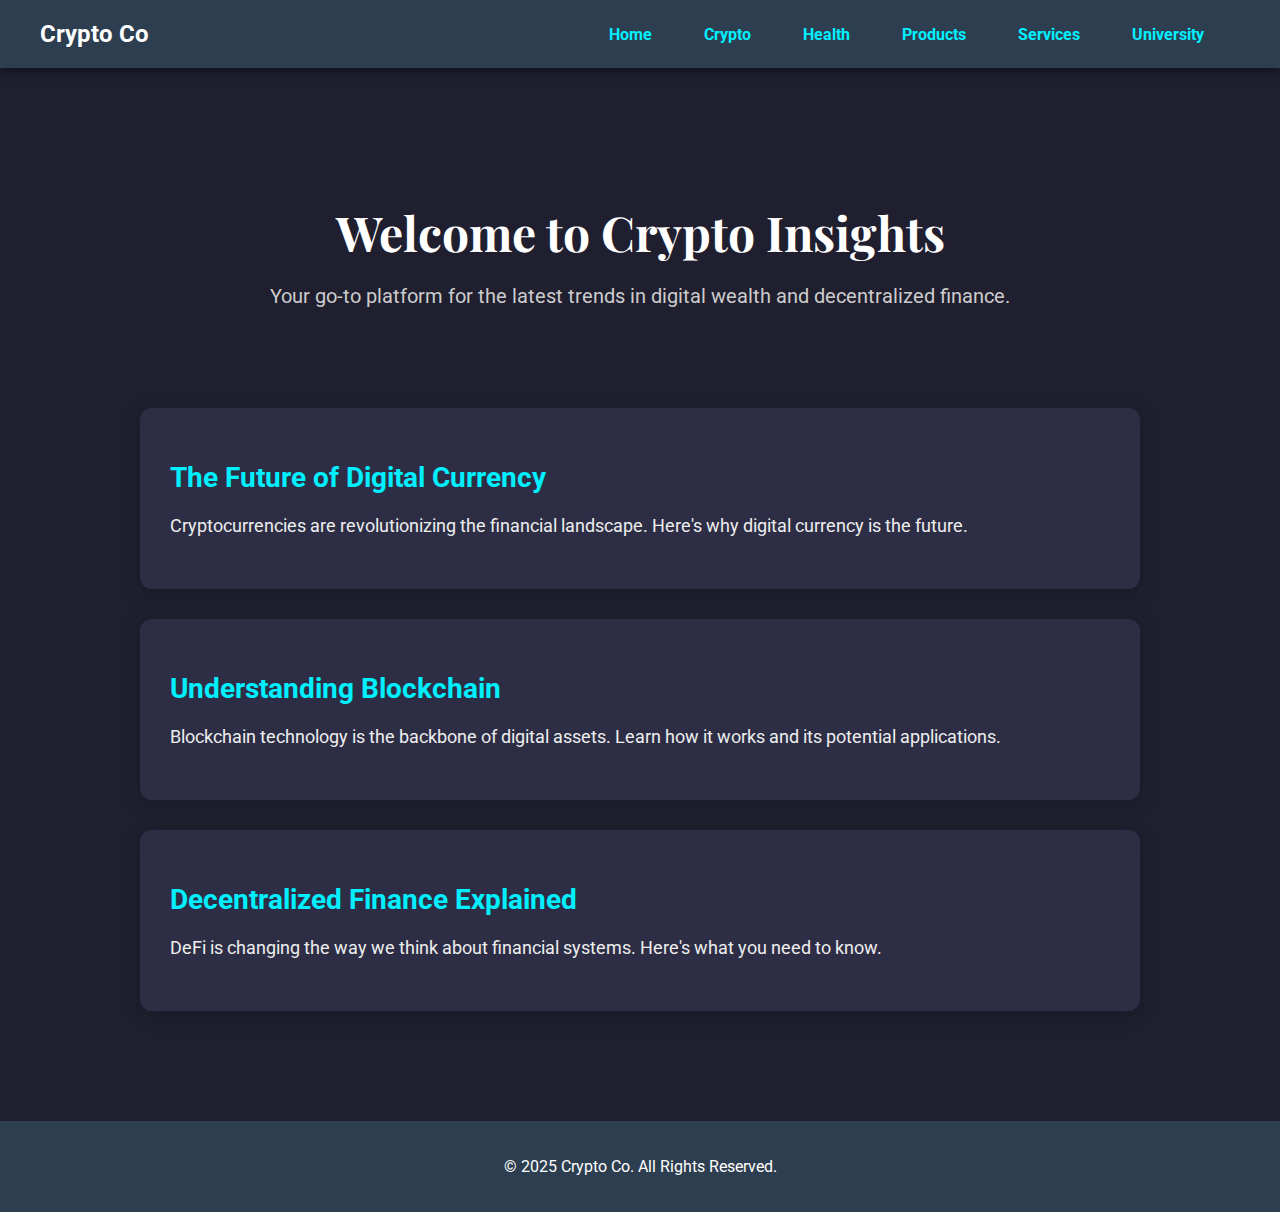
<file: index.html>
<!DOCTYPE html>
<html lang="en">
<head>
  <meta charset="UTF-8" />
  <meta name="viewport" content="width=device-width, initial-scale=1.0" />
  <title>Crypto Insights - Home</title>
  <link href="https://fonts.googleapis.com/css2?family=Roboto:wght@400;700&family=Playfair+Display:wght@700&display=swap" rel="stylesheet">
  <link rel="stylesheet" href="styles.css">
</head>
<body>
  <!-- Navigation Bar -->
  <nav>
    <div class="logo"><strong>Crypto Co</strong></div>
    
    <!-- Hamburger Icon -->
    <div class="nav-links-mobile">&#9776;</div>

    <!-- Navigation Links -->
    <ul class="nav-links">
      <li><a href="index.html">Home</a></li>
      <li><a href="crypto.html">Crypto</a></li>
      <li><a href="health.html">Health</a></li>
      <li><a href="products.html">Products</a></li>
      <li><a href="services.html">Services</a></li>
      <li><a href="university.html">University</a></li>
    </ul>
  </nav>

  <!-- Main Content -->
  <main>
    <section class="hero">
      <h1>Welcome to Crypto Insights</h1>
      <p>Your go-to platform for the latest trends in digital wealth and decentralized finance.</p>
    </section>

    <section class="articles">
      <article>
        <h2>The Future of Digital Currency</h2>
        <p>Cryptocurrencies are revolutionizing the financial landscape. Here's why digital currency is the future.</p>
      </article>
      <article>
        <h2>Understanding Blockchain</h2>
        <p>Blockchain technology is the backbone of digital assets. Learn how it works and its potential applications.</p>
      </article>
      <article>
        <h2>Decentralized Finance Explained</h2>
        <p>DeFi is changing the way we think about financial systems. Here's what you need to know.</p>
      </article>
    </section>
  </main>

  <!-- Footer -->
  <footer>
    <p>&copy; 2025 Crypto Co. All Rights Reserved.</p>
  </footer>

  <!-- Include JavaScript for mobile menu toggle -->
  <script>
    document.querySelector('.nav-links-mobile').addEventListener('click', function() {
      const navLinks = document.querySelector('.nav-links');
      navLinks.style.display = (navLinks.style.display === 'block') ? 'none' : 'block';
    });
  </script>
</body>
</html>
</file>
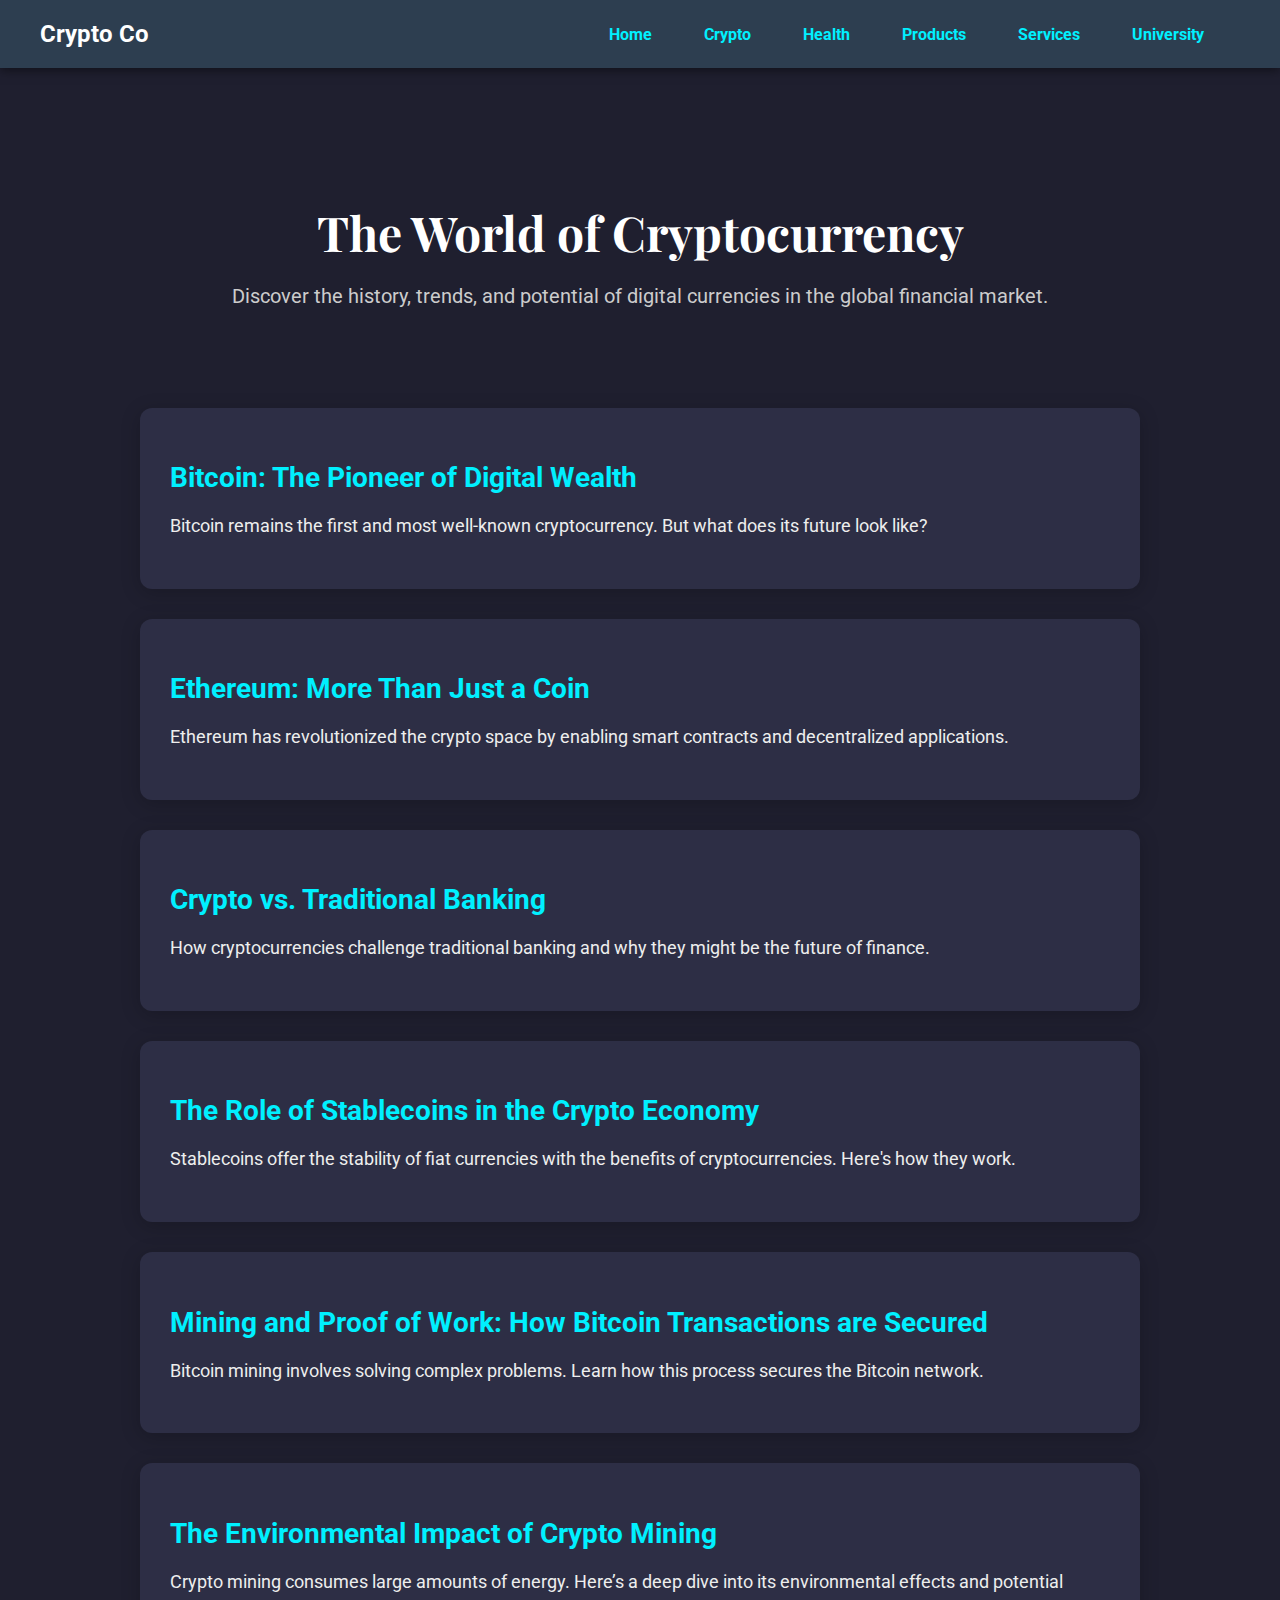
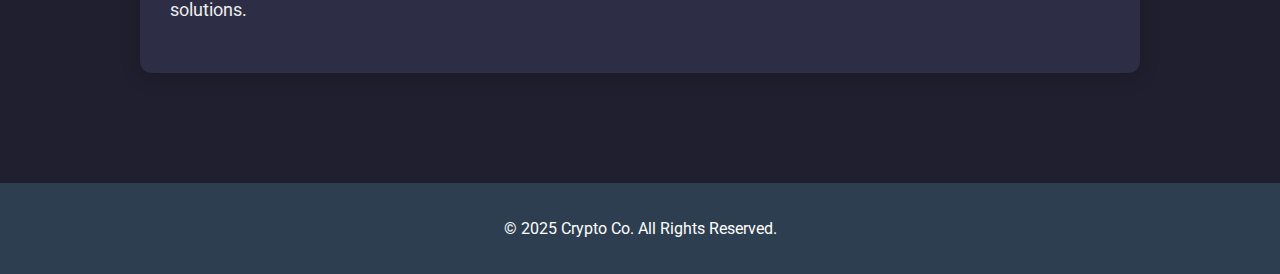
<file: crypto.html>
<!DOCTYPE html>
<html lang="en">
<head>
  <meta charset="UTF-8" />
  <meta name="viewport" content="width=device-width, initial-scale=1.0" />
  <title>Crypto Insights - Crypto</title>
  <link href="https://fonts.googleapis.com/css2?family=Roboto:wght@400;700&family=Playfair+Display:wght@700&display=swap" rel="stylesheet">
  <link rel="stylesheet" href="styles.css">
</head>
<body>
  <!-- Navigation Bar -->
  <nav>
    <div class="logo"><strong>Crypto Co</strong></div>
    <ul class="nav-links">
      <li><a href="index.html">Home</a></li>
      <li><a href="crypto.html">Crypto</a></li>
      <li><a href="health.html">Health</a></li>
      <li><a href="products.html">Products</a></li>
      <li><a href="services.html">Services</a></li>
      <li><a href="university.html">University</a></li>
    </ul>
  </nav>

  <!-- Main Content -->
  <main>
    <section class="hero">
      <h1>The World of Cryptocurrency</h1>
      <p>Discover the history, trends, and potential of digital currencies in the global financial market.</p>
    </section>

    <section class="articles">
      <article>
        <h2>Bitcoin: The Pioneer of Digital Wealth</h2>
        <p>Bitcoin remains the first and most well-known cryptocurrency. But what does its future look like?</p>
      </article>
      <article>
        <h2>Ethereum: More Than Just a Coin</h2>
        <p>Ethereum has revolutionized the crypto space by enabling smart contracts and decentralized applications.</p>
      </article>
      <article>
        <h2>Crypto vs. Traditional Banking</h2>
        <p>How cryptocurrencies challenge traditional banking and why they might be the future of finance.</p>
      </article>
      <article>
        <h2>The Role of Stablecoins in the Crypto Economy</h2>
        <p>Stablecoins offer the stability of fiat currencies with the benefits of cryptocurrencies. Here's how they work.</p>
      </article>
      <article>
        <h2>Mining and Proof of Work: How Bitcoin Transactions are Secured</h2>
        <p>Bitcoin mining involves solving complex problems. Learn how this process secures the Bitcoin network.</p>
      </article>
      <article>
        <h2>The Environmental Impact of Crypto Mining</h2>
        <p>Crypto mining consumes large amounts of energy. Here’s a deep dive into its environmental effects and potential solutions.</p>
      </article>
    </section>
  </main>

  <!-- Footer -->
  <footer>
    <p>&copy; 2025 Crypto Co. All Rights Reserved.</p>
  </footer>
</body>
</html>
</file>
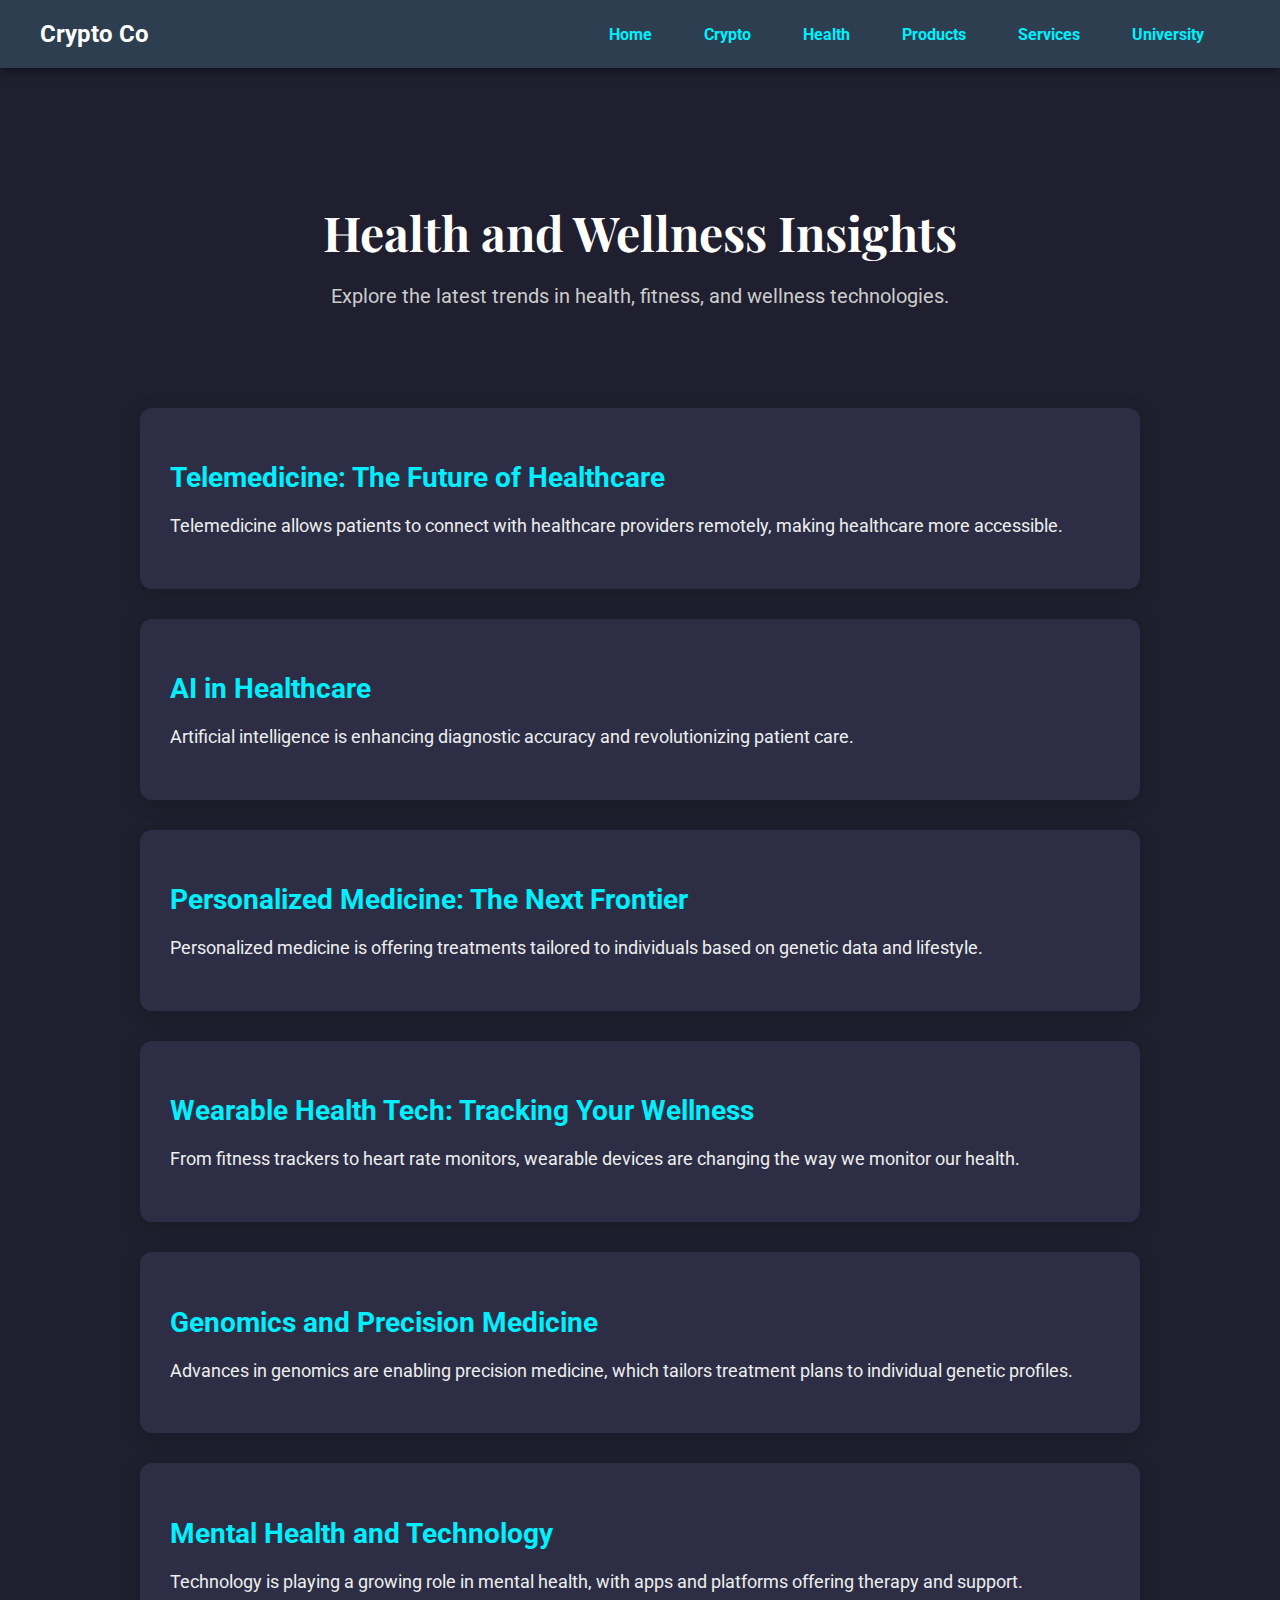
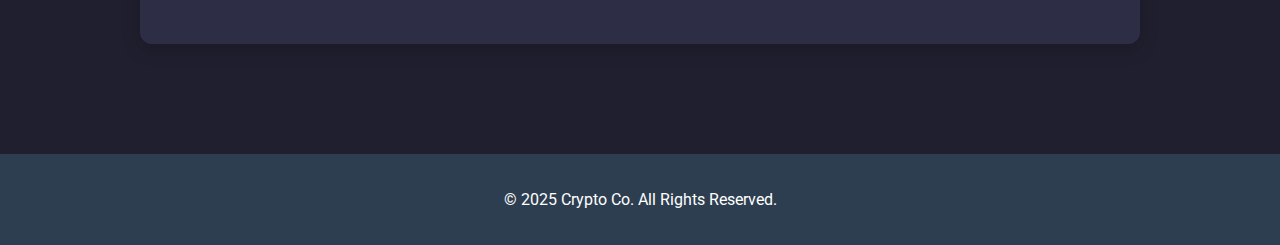
<file: health.html>
<!DOCTYPE html>
<html lang="en">
<head>
  <meta charset="UTF-8" />
  <meta name="viewport" content="width=device-width, initial-scale=1.0" />
  <title>Health Insights</title>
  <link href="https://fonts.googleapis.com/css2?family=Roboto:wght@400;700&family=Playfair+Display:wght@700&display=swap" rel="stylesheet">
  <link rel="stylesheet" href="styles.css">
</head>
<body>
  <!-- Navigation Bar -->
  <nav>
    <div class="logo"><strong>Crypto Co</strong></div>
    <ul class="nav-links">
      <li><a href="index.html">Home</a></li>
      <li><a href="crypto.html">Crypto</a></li>
      <li><a href="health.html">Health</a></li>
      <li><a href="products.html">Products</a></li>
      <li><a href="services.html">Services</a></li>
      <li><a href="university.html">University</a></li>
    </ul>
  </nav>

  <!-- Main Content -->
  <main>
    <section class="hero">
      <h1>Health and Wellness Insights</h1>
      <p>Explore the latest trends in health, fitness, and wellness technologies.</p>
    </section>

    <section class="articles">
      <article>
        <h2>Telemedicine: The Future of Healthcare</h2>
        <p>Telemedicine allows patients to connect with healthcare providers remotely, making healthcare more accessible.</p>
      </article>
      <article>
        <h2>AI in Healthcare</h2>
        <p>Artificial intelligence is enhancing diagnostic accuracy and revolutionizing patient care.</p>
      </article>
      <article>
        <h2>Personalized Medicine: The Next Frontier</h2>
        <p>Personalized medicine is offering treatments tailored to individuals based on genetic data and lifestyle.</p>
      </article>
      <article>
        <h2>Wearable Health Tech: Tracking Your Wellness</h2>
        <p>From fitness trackers to heart rate monitors, wearable devices are changing the way we monitor our health.</p>
      </article>
      <article>
        <h2>Genomics and Precision Medicine</h2>
        <p>Advances in genomics are enabling precision medicine, which tailors treatment plans to individual genetic profiles.</p>
      </article>
      <article>
        <h2>Mental Health and Technology</h2>
        <p>Technology is playing a growing role in mental health, with apps and platforms offering therapy and support.</p>
      </article>
    </section>
  </main>

  <!-- Footer -->
  <footer>
    <p>&copy; 2025 Crypto Co. All Rights Reserved.</p>
  </footer>
</body>
</html>
</file>
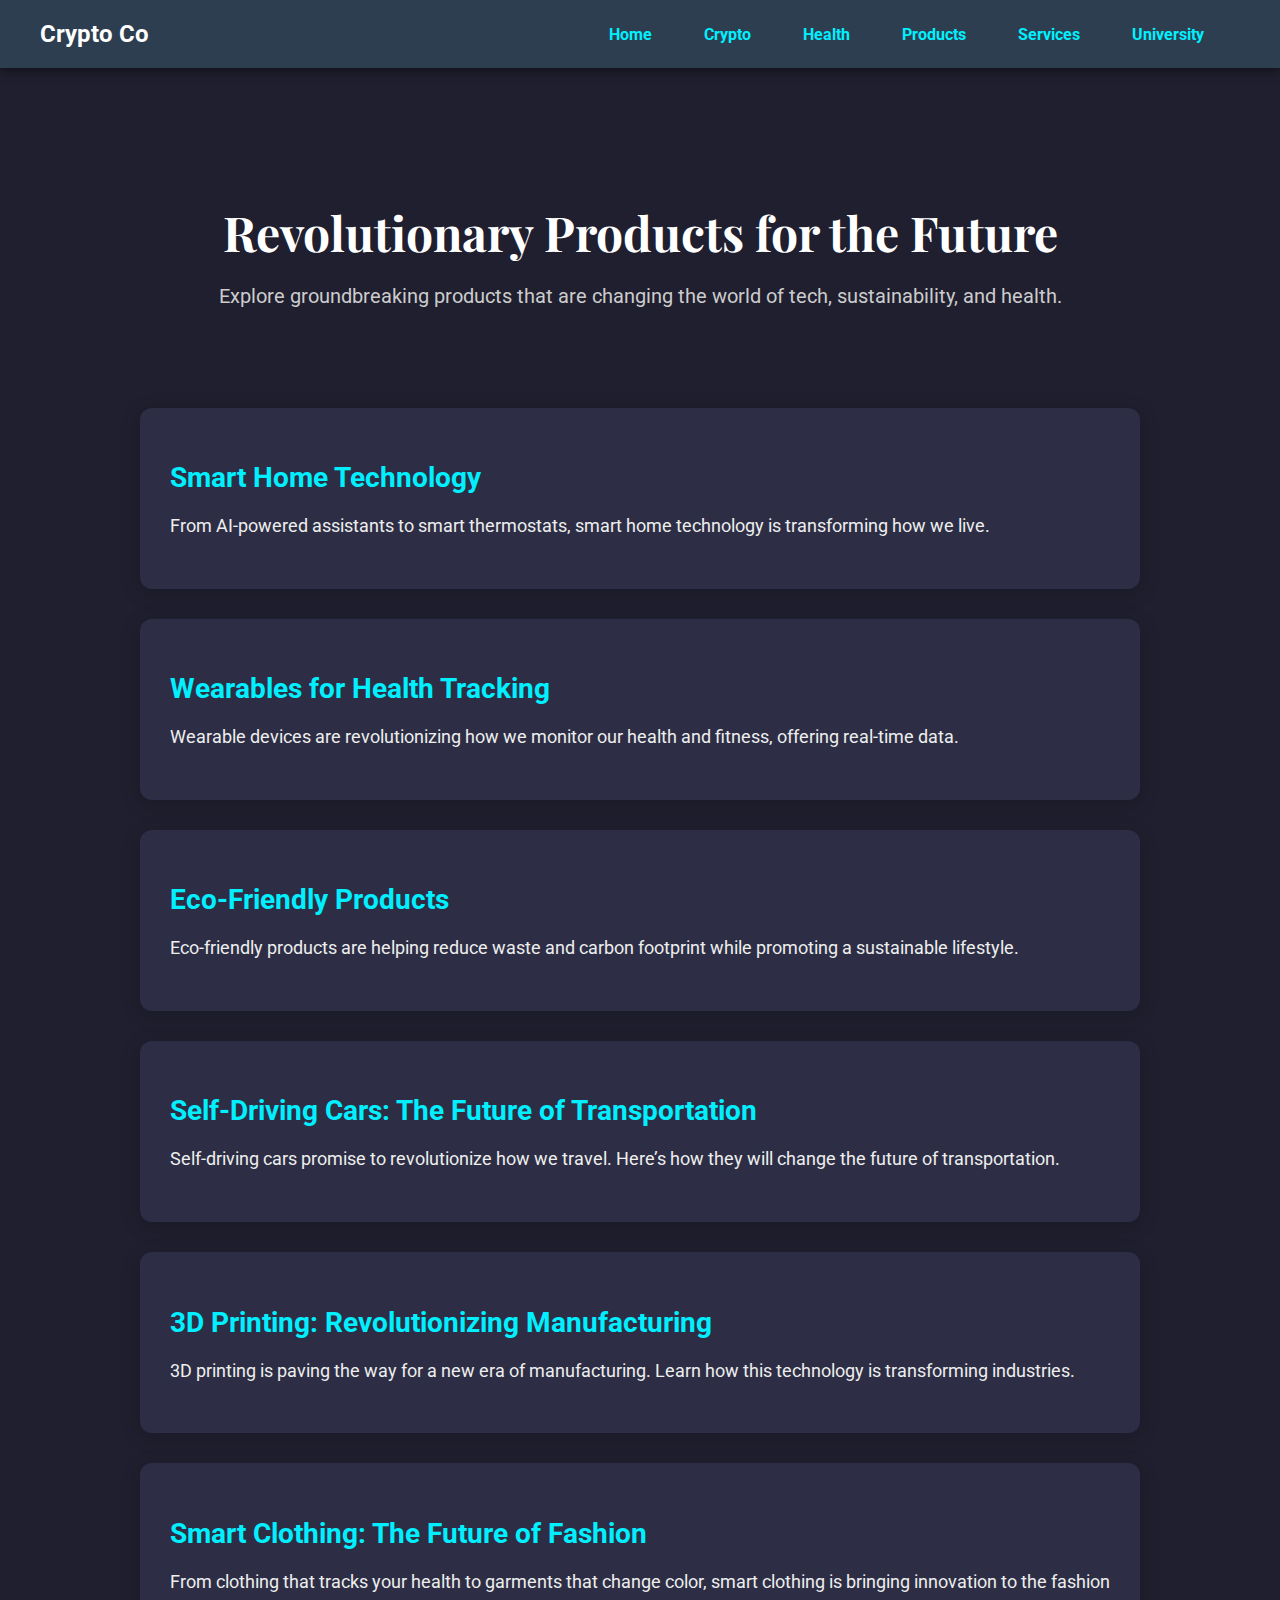
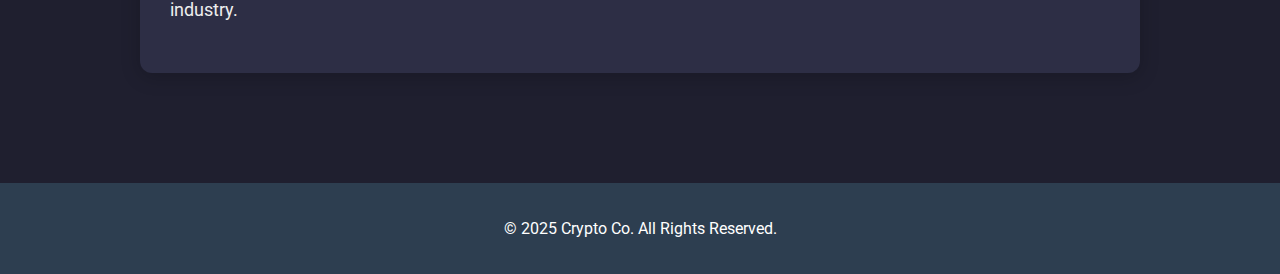
<file: products.html>
<!DOCTYPE html>
<html lang="en">
<head>
  <meta charset="UTF-8" />
  <meta name="viewport" content="width=device-width, initial-scale=1.0" />
  <title>Products Insights</title>
  <link href="https://fonts.googleapis.com/css2?family=Roboto:wght@400;700&family=Playfair+Display:wght@700&display=swap" rel="stylesheet">
  <link rel="stylesheet" href="styles.css">
</head>
<body>
  <!-- Navigation Bar -->
  <nav>
    <div class="logo"><strong>Crypto Co</strong></div>
    <ul class="nav-links">
      <li><a href="index.html">Home</a></li>
      <li><a href="crypto.html">Crypto</a></li>
      <li><a href="health.html">Health</a></li>
      <li><a href="products.html">Products</a></li>
      <li><a href="services.html">Services</a></li>
      <li><a href="university.html">University</a></li>
    </ul>
  </nav>

  <!-- Main Content -->
  <main>
    <section class="hero">
      <h1>Revolutionary Products for the Future</h1>
      <p>Explore groundbreaking products that are changing the world of tech, sustainability, and health.</p>
    </section>

    <section class="articles">
      <article>
        <h2>Smart Home Technology</h2>
        <p>From AI-powered assistants to smart thermostats, smart home technology is transforming how we live.</p>
      </article>
      <article>
        <h2>Wearables for Health Tracking</h2>
        <p>Wearable devices are revolutionizing how we monitor our health and fitness, offering real-time data.</p>
      </article>
      <article>
        <h2>Eco-Friendly Products</h2>
        <p>Eco-friendly products are helping reduce waste and carbon footprint while promoting a sustainable lifestyle.</p>
      </article>
      <article>
        <h2>Self-Driving Cars: The Future of Transportation</h2>
        <p>Self-driving cars promise to revolutionize how we travel. Here’s how they will change the future of transportation.</p>
      </article>
      <article>
        <h2>3D Printing: Revolutionizing Manufacturing</h2>
        <p>3D printing is paving the way for a new era of manufacturing. Learn how this technology is transforming industries.</p>
      </article>
      <article>
        <h2>Smart Clothing: The Future of Fashion</h2>
        <p>From clothing that tracks your health to garments that change color, smart clothing is bringing innovation to the fashion industry.</p>
      </article>
    </section>
  </main>

  <!-- Footer -->
  <footer>
    <p>&copy; 2025 Crypto Co. All Rights Reserved.</p>
  </footer>
</body>
</html>
</file>
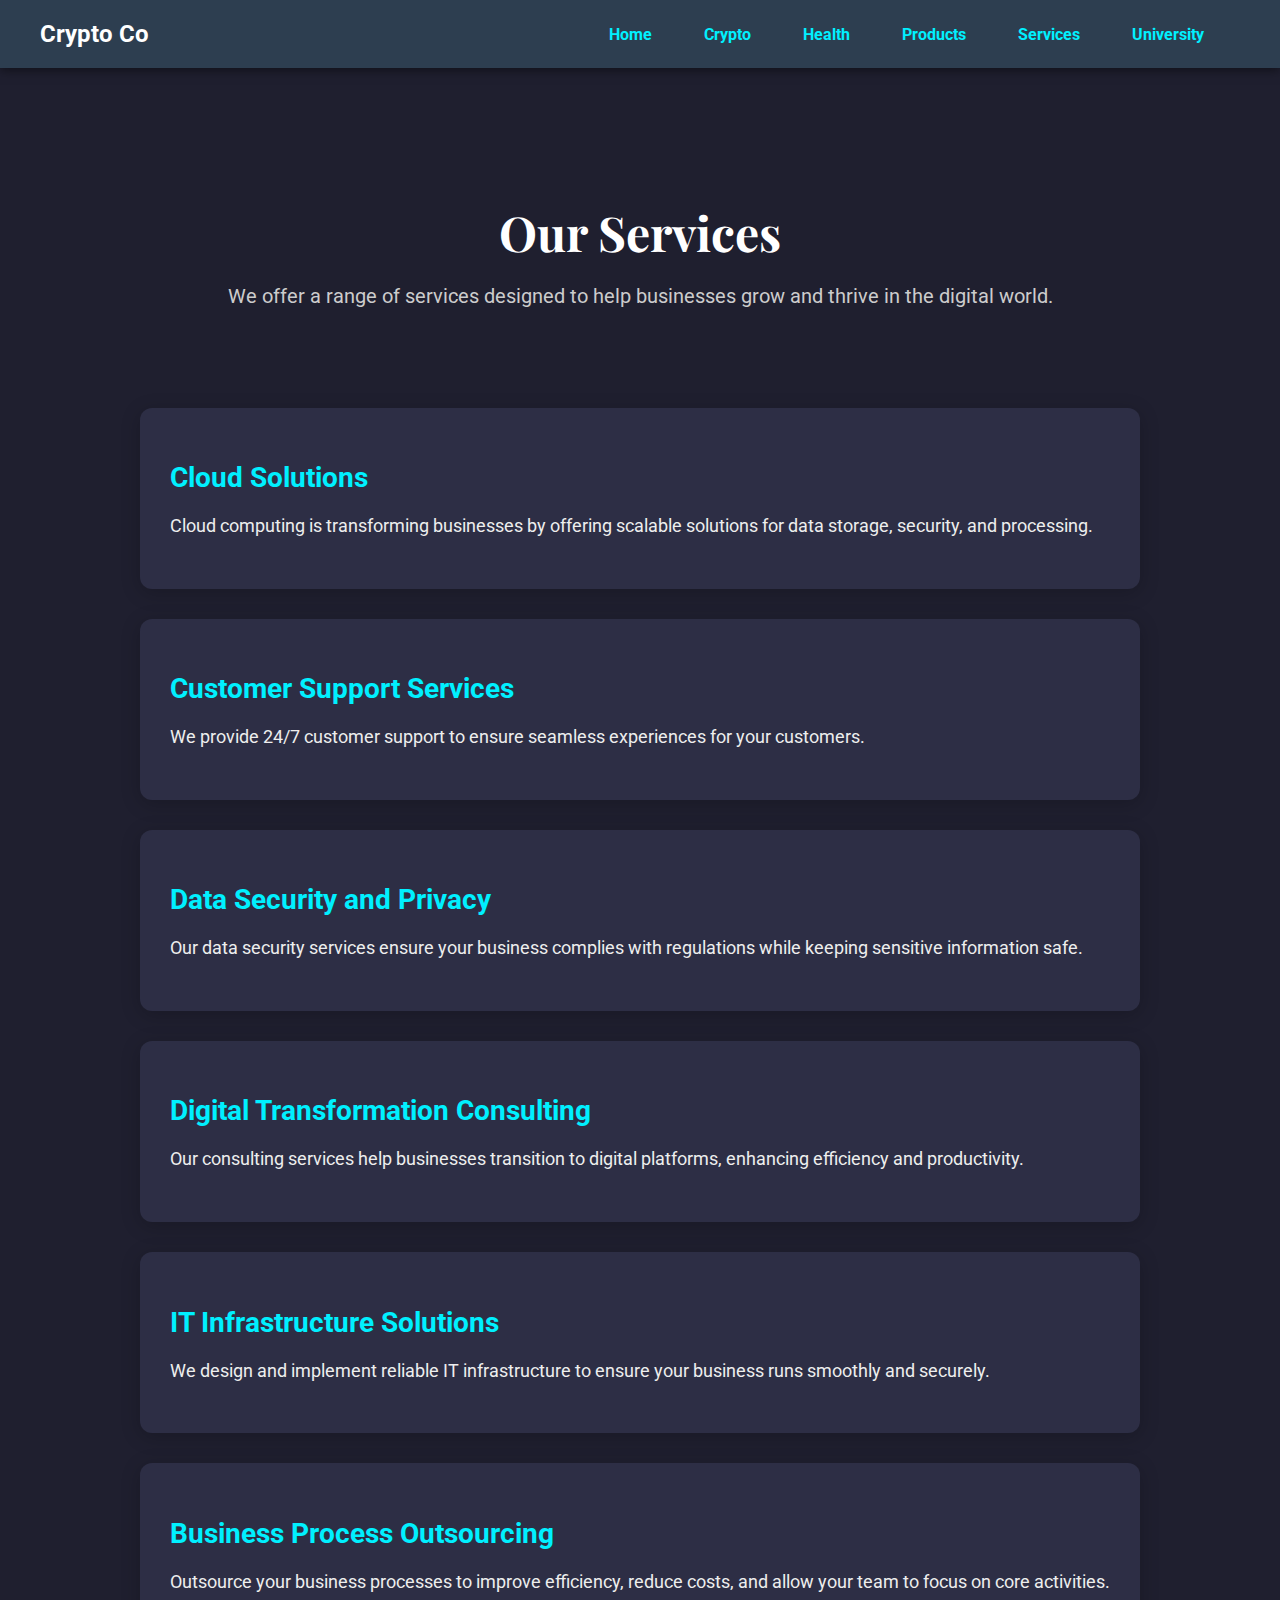
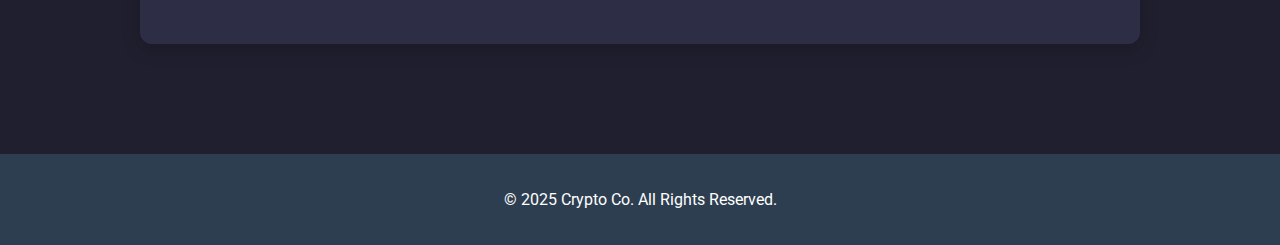
<file: services.html>
<!DOCTYPE html>
<html lang="en">
<head>
  <meta charset="UTF-8" />
  <meta name="viewport" content="width=device-width, initial-scale=1.0" />
  <title>Our Services</title>
  <link href="https://fonts.googleapis.com/css2?family=Roboto:wght@400;700&family=Playfair+Display:wght@700&display=swap" rel="stylesheet">
  <link rel="stylesheet" href="styles.css">
</head>
<body>
  <!-- Navigation Bar -->
  <nav>
    <div class="logo"><strong>Crypto Co</strong></div>
    <ul class="nav-links">
      <li><a href="index.html">Home</a></li>
      <li><a href="crypto.html">Crypto</a></li>
      <li><a href="health.html">Health</a></li>
      <li><a href="products.html">Products</a></li>
      <li><a href="services.html">Services</a></li>
      <li><a href="university.html">University</a></li>
    </ul>
  </nav>

  <!-- Main Content -->
  <main>
    <section class="hero">
      <h1>Our Services</h1>
      <p>We offer a range of services designed to help businesses grow and thrive in the digital world.</p>
    </section>

    <section class="articles">
      <article>
        <h2>Cloud Solutions</h2>
        <p>Cloud computing is transforming businesses by offering scalable solutions for data storage, security, and processing.</p>
      </article>
      <article>
        <h2>Customer Support Services</h2>
        <p>We provide 24/7 customer support to ensure seamless experiences for your customers.</p>
      </article>
      <article>
        <h2>Data Security and Privacy</h2>
        <p>Our data security services ensure your business complies with regulations while keeping sensitive information safe.</p>
      </article>
      <article>
        <h2>Digital Transformation Consulting</h2>
        <p>Our consulting services help businesses transition to digital platforms, enhancing efficiency and productivity.</p>
      </article>
      <article>
        <h2>IT Infrastructure Solutions</h2>
        <p>We design and implement reliable IT infrastructure to ensure your business runs smoothly and securely.</p>
      </article>
      <article>
        <h2>Business Process Outsourcing</h2>
        <p>Outsource your business processes to improve efficiency, reduce costs, and allow your team to focus on core activities.</p>
      </article>
    </section>
  </main>

  <!-- Footer -->
  <footer>
    <p>&copy; 2025 Crypto Co. All Rights Reserved.</p>
  </footer>
</body>
</html>
</file>
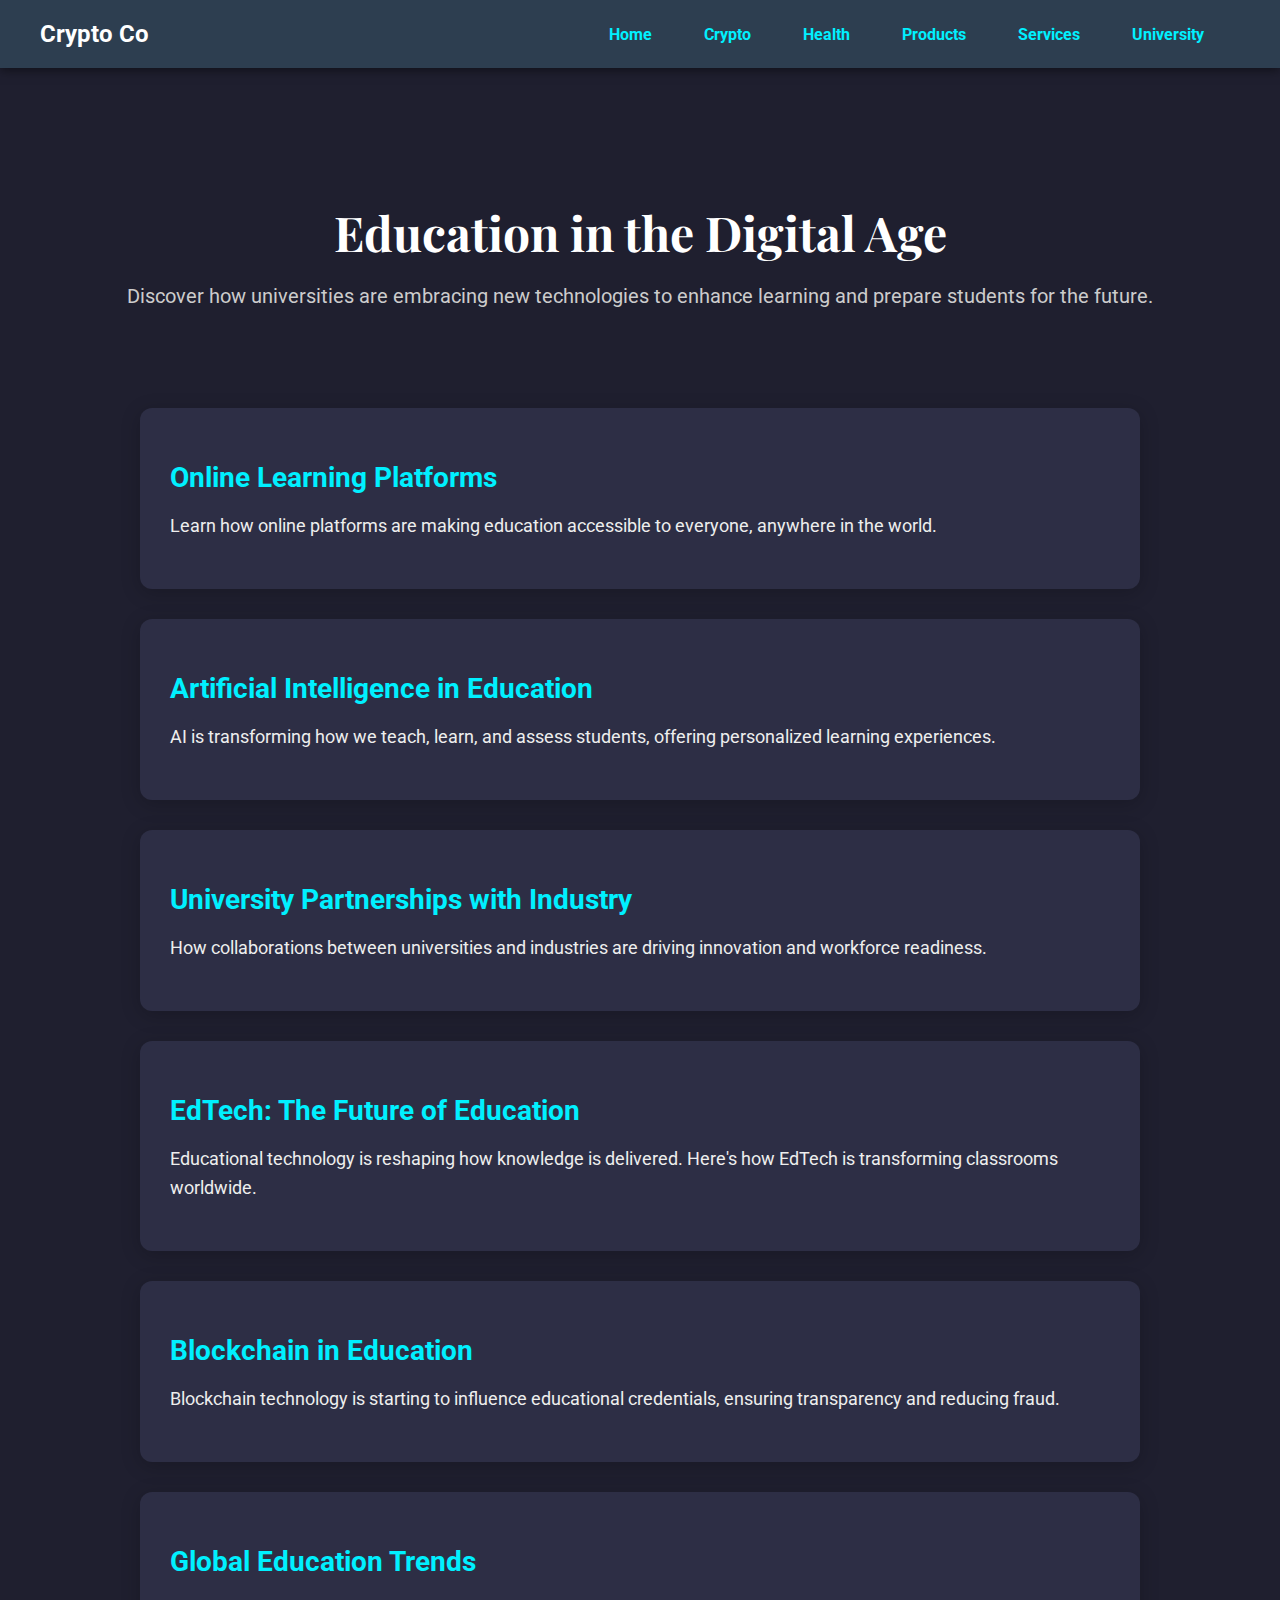
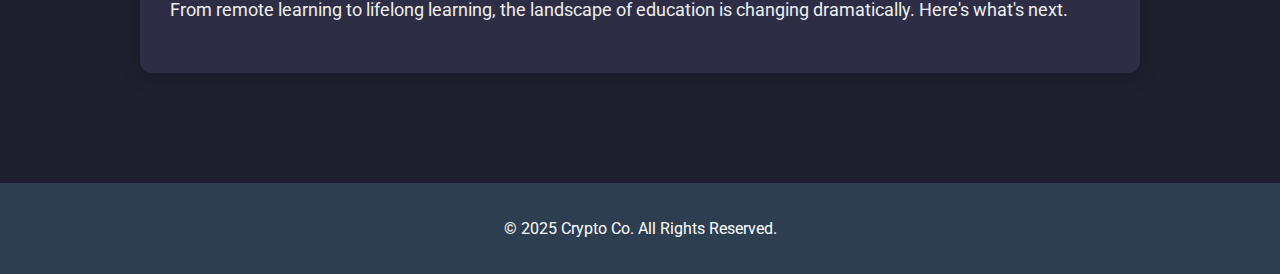
<file: university.html>
<!DOCTYPE html>
<html lang="en">
<head>
  <meta charset="UTF-8" />
  <meta name="viewport" content="width=device-width, initial-scale=1.0" />
  <title>University Insights</title>
  <link href="https://fonts.googleapis.com/css2?family=Roboto:wght@400;700&family=Playfair+Display:wght@700&display=swap" rel="stylesheet">
  <link rel="stylesheet" href="styles.css">
</head>
<body>
  <!-- Navigation Bar -->
  <nav>
    <div class="logo"><strong>Crypto Co</strong></div>
    <ul class="nav-links">
      <li><a href="index.html">Home</a></li>
      <li><a href="crypto.html">Crypto</a></li>
      <li><a href="health.html">Health</a></li>
      <li><a href="products.html">Products</a></li>
      <li><a href="services.html">Services</a></li>
      <li><a href="university.html">University</a></li>
    </ul>
  </nav>

  <!-- Main Content -->
  <main>
    <section class="hero">
      <h1>Education in the Digital Age</h1>
      <p>Discover how universities are embracing new technologies to enhance learning and prepare students for the future.</p>
    </section>

    <section class="articles">
      <article>
        <h2>Online Learning Platforms</h2>
        <p>Learn how online platforms are making education accessible to everyone, anywhere in the world.</p>
      </article>
      <article>
        <h2>Artificial Intelligence in Education</h2>
        <p>AI is transforming how we teach, learn, and assess students, offering personalized learning experiences.</p>
      </article>
      <article>
        <h2>University Partnerships with Industry</h2>
        <p>How collaborations between universities and industries are driving innovation and workforce readiness.</p>
      </article>
      <article>
        <h2>EdTech: The Future of Education</h2>
        <p>Educational technology is reshaping how knowledge is delivered. Here's how EdTech is transforming classrooms worldwide.</p>
      </article>
      <article>
        <h2>Blockchain in Education</h2>
        <p>Blockchain technology is starting to influence educational credentials, ensuring transparency and reducing fraud.</p>
      </article>
      <article>
        <h2>Global Education Trends</h2>
        <p>From remote learning to lifelong learning, the landscape of education is changing dramatically. Here's what's next.</p>
      </article>
    </section>
  </main>

  <!-- Footer -->
  <footer>
    <p>&copy; 2025 Crypto Co. All Rights Reserved.</p>
  </footer>
</body>
</html>
</file>
<file: styles.css>
/* General Body Style */
body {
  font-family: 'Roboto', sans-serif;
  margin: 0;
  padding: 0;
  background-color: #1f1f2f;
  color: #fff;
  box-sizing: border-box;
}

/* Navigation Bar */
nav {
  display: flex;
  justify-content: space-between;
  align-items: center;
  padding: 20px 40px;
  background: #2d3e50;
  box-shadow: 0 2px 10px rgba(0, 0, 0, 0.5);
  flex-wrap: wrap;
}

nav .logo {
  font-size: 24px;
}

nav .nav-links {
  list-style: none;
  display: flex;
  margin: 0;
  padding: 0;
}

nav .nav-links li {
  margin-right: 20px;
}

nav a {
  color: #00f0ff;
  text-decoration: none;
  font-weight: bold;
  padding: 8px 16px;
  transition: color 0.3s;
}

nav a:hover {
  color: #ffffff;
}

/* Hamburger Menu (Hidden by default) */
.nav-links-mobile {
  display: none;
}

/* Hero Section */
.hero {
  text-align: center;
  padding: 100px 20px 40px;
}

.hero h1 {
  font-family: 'Playfair Display', serif;
  font-size: 48px;
  margin-bottom: 10px;
}

.hero p {
  font-size: 20px;
  color: #ccc;
}

/* Articles Section */
.articles {
  max-width: 1000px;
  margin: auto;
  padding: 40px 20px;
}

.articles article {
  background: #2d2e45;
  padding: 30px;
  border-radius: 12px;
  margin-bottom: 30px;
  box-shadow: 0 4px 20px rgba(0, 0, 0, 0.2);
}

.articles h2 {
  font-size: 28px;
  margin-bottom: 10px;
  color: #00f0ff;
}

.articles p {
  font-size: 18px;
  line-height: 1.6;
  color: #eee;
}

/* Footer */
footer {
  text-align: center;
  padding: 20px;
  background-color: #2d3e50;
  margin-top: 40px;
}

/* Media Queries for Responsiveness */

/* For screens smaller than 768px (Tablets and Mobile) */
@media (max-width: 768px) {
  /* Navigation Bar */
  nav {
    flex-direction: column;
    text-align: center;
    padding: 15px;
  }

  nav .nav-links {
    flex-direction: column;
    margin-top: 10px;
    display: none; /* Hide links initially */
  }

  nav .nav-links li {
    margin-bottom: 10px;
    margin-right: 0;
  }

  nav .nav-links-mobile {
    display: block; /* Show hamburger menu */
    cursor: pointer;
    font-size: 24px;
  }

  /* Hero Section */
  .hero h1 {
    font-size: 36px;
  }

  .hero p {
    font-size: 18px;
  }

  /* Articles Section */
  .articles {
    padding: 20px;
  }

  .articles article {
    margin-bottom: 20px;
  }

  .articles h2 {
    font-size: 24px;
  }

  .articles p {
    font-size: 16px;
  }
}

/* For screens smaller than 480px (Mobile phones) */
@media (max-width: 480px) {
  /* Hero Section */
  .hero h1 {
    font-size: 30px;
  }

  .hero p {
    font-size: 16px;
  }

  /* Articles Section */
  .articles h2 {
    font-size: 22px;
  }

  .articles p {
    font-size: 14px;
  }

  footer p {
    font-size: 14px;
  }
}
</file>
